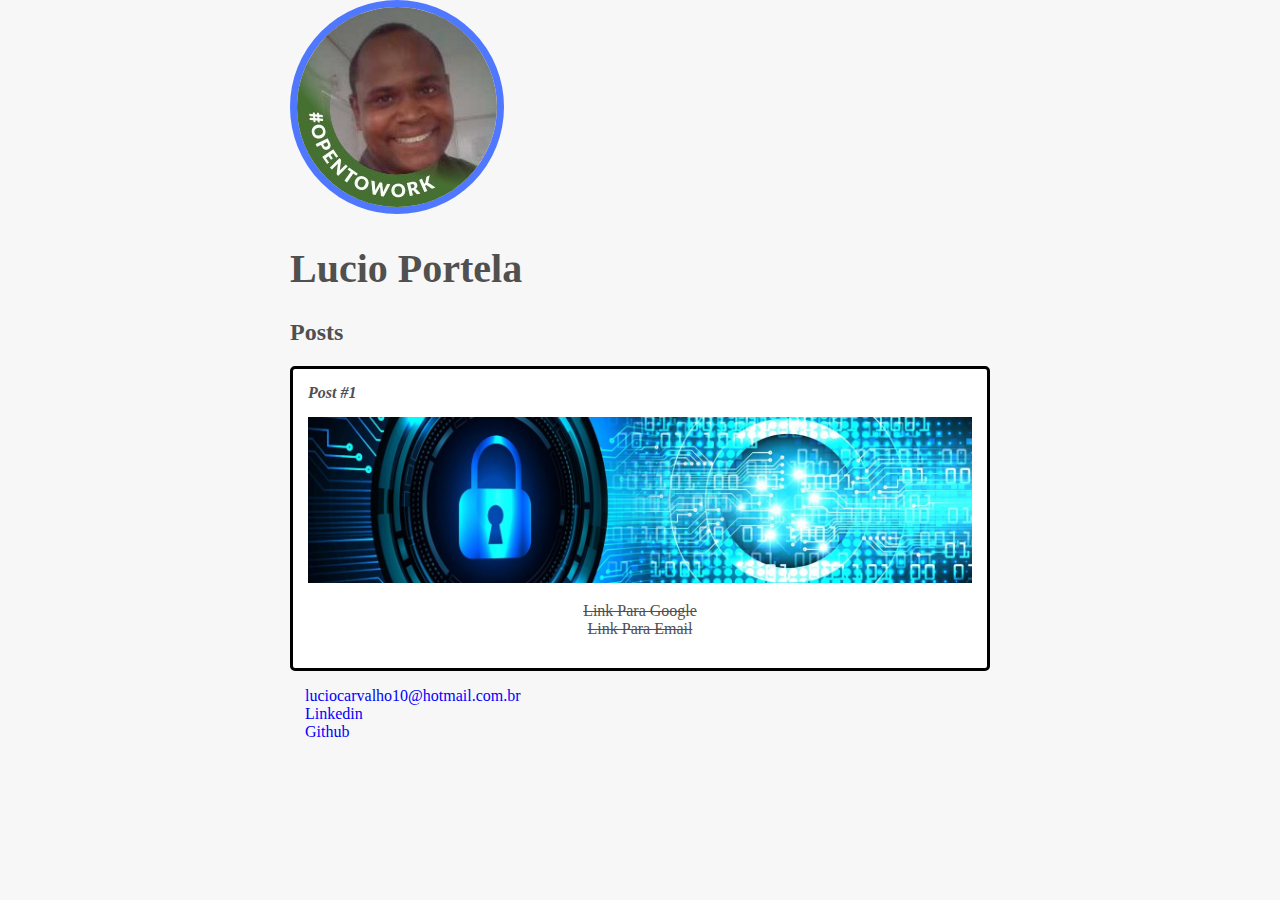
<file: HTML5/index.html>
<!DOCTYPE html>
<html>
  <head>
    <meta charset="utf-8">
    <title>Lucio Portela</title>
    <link rel="stylesheet" href="style.css">
  </head>
  <body>
    <header>
      <img src="perfilLinkedin.jpeg" alt="foto do autor" class="title_image">
      <h1 id="title">Lucio Portela</h1>
    </header>
    <section>
      <header>
        <h2 class="subtitle">Posts</h2>
      </header>
      <article class="post">
        <header>
          <h3 class="post_title">Post #1</h3>
          <img src="bannerSegInf.jpeg" alt="banner" class="post_image">
        </header>
        <p class="post_content">
          <a href="https:www.google.com.br" target="_blank">link para google</a>
          <br>
          <a href="mailto:luciocarvalho10@hotmail.com.br" >link para email</a>
        </p>
      </article>
    </section>
    <footer>
      <ul class="social">
        <li>
          <a href="mailto:luciocarvalho10@hotmail.com.br">luciocarvalho10@hotmail.com.br</a>
        </li>
        <li>
          <a href="https://linkedin.com/in/luciocarvalho10" target="_blank">Linkedin</a>
        </li>
        <li>
          <a href="https://github.com/luciocarvalho10" target="_blank">Github</a>
        </li>
      </ul>
    </footer>
  </body>
</html>
</file>
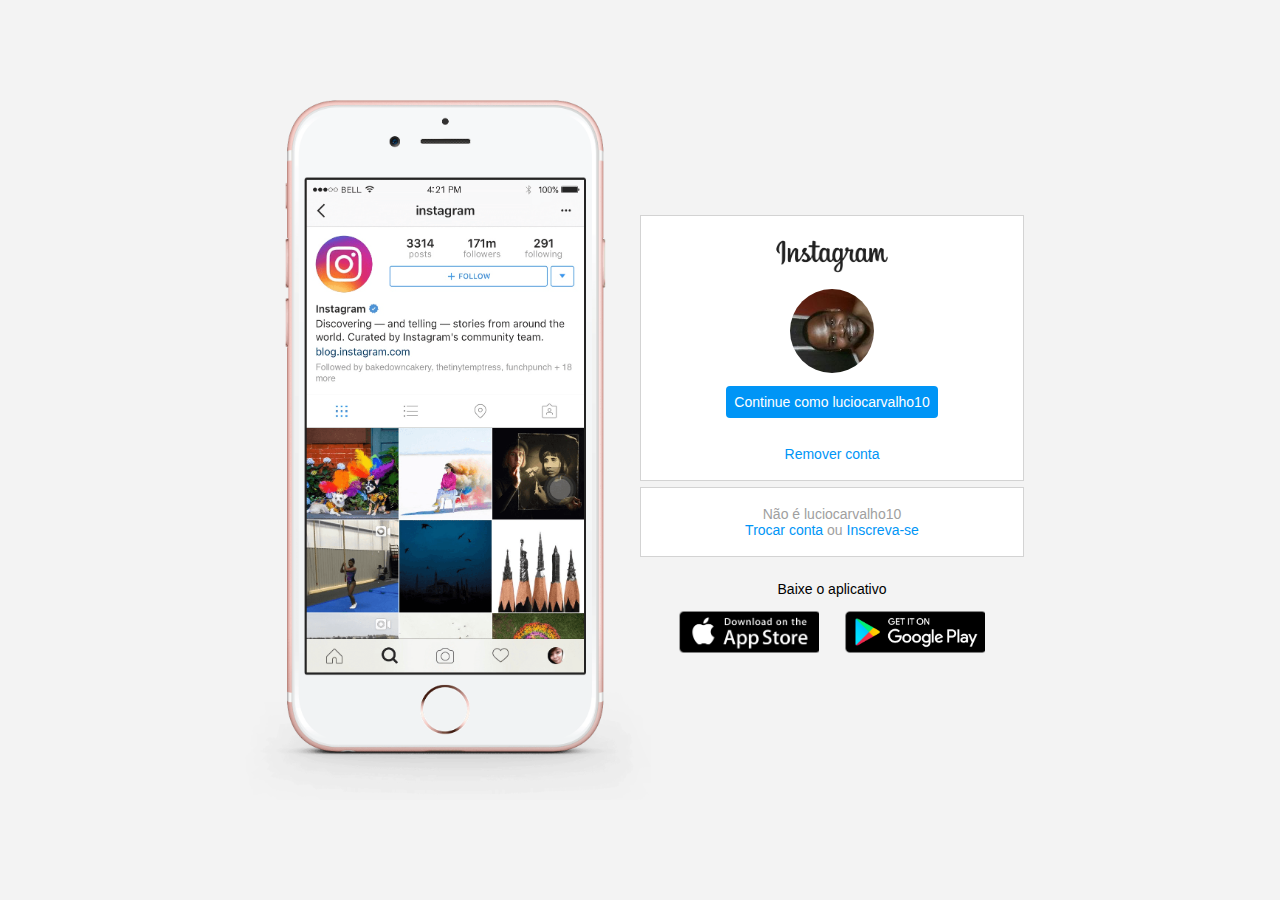
<file: instagram/index.html>
<!DOCTYPE html>
<html lang="pt-BR">
<head>
  <meta charset="UTF-8">
  <meta name="viewport" content="width=device-width, initial-scale=1.0">
  <link rel="stylesheet" href="style.css">
  <title>Instagram</title>
</head>
<body>
  <div class="instagram-wrapper">
    <div class="instagram-phone">
      <img src="./img/instagram-celular.png" alt="celular">
    </div>
    <div class="instagram-continue">
      <div class="group">
        <img src="./img/instagram-logo.png" alt="logo" class="logo">
        <div class="profile-photo">
          <img src="./img/instagram-perfil.jpg" alt="foto de perfil">
        </div>
        <a href="#" class="instagram-login">Continue como luciocarvalho10</a>
        <a href="#" class="instagram-logout">Remover conta</a>
      </div>
      <div class="group">
        <p class="not-account">Não é luciocarvalho10</p>
        <p class="not-account">
          <span class="link-blue">Trocar conta</span>
          ou
          <span class="link-blue">Inscreva-se</span>
        </p>
      </div>
      <div class="get-the-app">
        <p class="get-app">Baixe o aplicativo</p>
        <div class="download">
          <a href="#" class="app-download"></a>
          <a href="#" class="app-download"></a>
        </div>
      </div>
    </div>
  </div>
</body>
</html>
</file>
<file: HTML5/style.css>
body{
  background-color: #f7f7f7;
  font-family: Verdana;
  max-width: 700px;
  margin: auto;
}

.title_image{
  border-radius: 50%;
  border: 7px solid #4f78ff;
}

#title, .subtitle, .post_title {
  color: #505050;
}

#title {
  font-size: 40px;
  text-decoration: uppercase;
}

a {
  text-decoration: line-through;
  color: #505050;
}

.post_title{
  font-size: 16px;
  font-style: italic;
  margin: 0;
  margin-bottom: 15px;
}

.post{
  background: #fff;
  padding: 15px;
  border: 3px solid #000;
  margin-bottom: 15px;
  border-radius: 5px;
}

.post_content{
  margin: 0;
  margin-bottom: 15px;
  text-transform: capitalize;
  text-align: center;
}

.post_image {
  width: 100%;
  margin-bottom: 15px;
}

.social {
  list-style-type: none;
  padding-left: 15px;
}

.social li a {
  text-decoration: none;
  color: blue;
}
</file>
<file: instagram/style.css>
* {
  padding: 0;
  margin: 0;
  box-sizing: border-box;
  text-decoration: none;
  font-family: sans-serif;
  font-size: 14px;
}

body {
  width: 100%;
  min-height: 100vh;
  background-color: rgb(243,243,243);
  margin: 0;
  padding: 0;
  display: flex;
  justify-content: center;
}

.instagram-wrapper {
  display: flex;
  align-items: center;
  justify-content: start;
  width: 60%;
  height: 100vh;
}

.instagram-phone {
  display: flex;
  align-items: center;
  justify-content: center;
  width: 50%;
}

.instagram-phone img {
  height: 50rem;
}

.instagram-continue {
  display: flex;
  align-items: center;
  justify-content: space-around;
  flex-direction: column;
  width: 50%;
  min-height: 34rem;
}

.group {
  display: flex;
  justify-content: space-between;
  align-items: center;
  flex-direction: column;
  background-color: #ffffff;
  width: 100%;
  padding: 1.3rem 0;
  border: 1px solid lightgray;
}

.group:nth-child(1) {
  min-height: 19rem;
}

.logo {
  height: 3rem;
}

.profile-photo {
  display: flex;
  justify-content: center;
  align-items: center;
  border-radius: 50%;
  overflow: hidden;
}

.profile-photo img {
  height: 6rem;
}

.instagram-login{
  background-color: #0095f6;
  color: #ffffff;
  padding: 8px;
  border-radius: 4px;
}

.instagram-logout{
  color: #0095f6;
  margin-top: 1rem;
}

.not-account {
  color: rgb(160,160,160);
}

.link-blue {
  color: #0095f6;
}

.get-the-app {
  display: flex;
  flex-direction: column;
  align-items: center;
  justify-content: center;
  width: 100%;
  padding: 1.3rem 0;
}

.download {
  display: flex;
  width: 100%;
  justify-content: space-evenly;
  align-items: center;
  padding: 1rem;
}

.app-download {
  height: 3rem;
  width: 10rem;
  background-size: cover;
}

.app-download:nth-child(1) {
  background-image: url('./img/apple-button.png');
}

.app-download:nth-child(2) {
  background-image: url('./img/googleplay-button.png');
}

/* Responsividade */

@media (max-width: 1024px) {
  .instagram-wrapper {
    width: 90%;
  }
}

@media (max-width:650px){
  body {
    background-color: #ffffff;
  }
  .instagram-wrapper {
    width: 90%;
  }

  .instagram-phone {
    display: none;
  }

  .instagram-continue {
    width: 100%;
  }

  .group {
    border: 1px solid transparent;
  }
}
</file>
